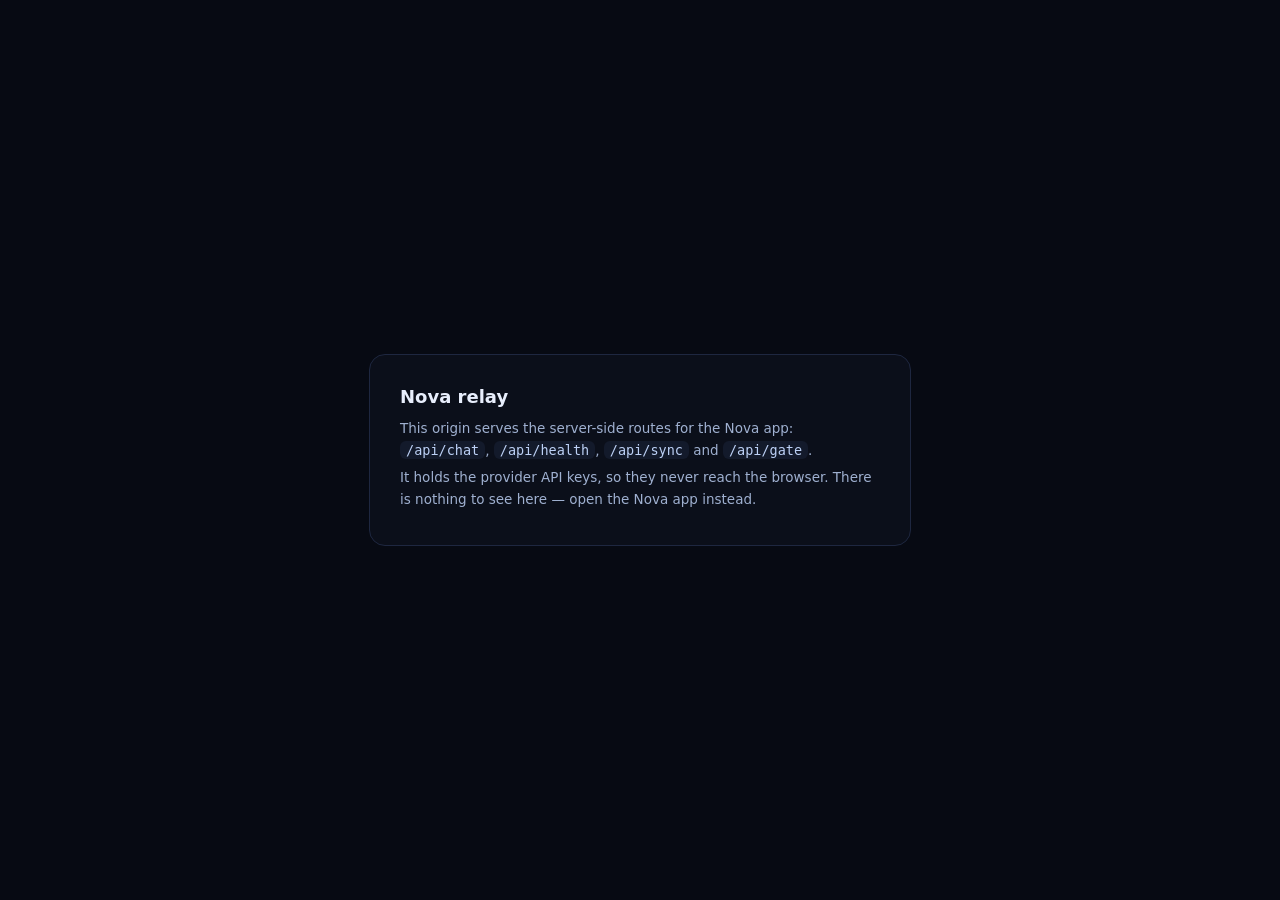
<file: relay/public/index.html>
<!DOCTYPE html>
<html lang="en">
<head>
  <meta charset="UTF-8" />
  <meta name="viewport" content="width=device-width, initial-scale=1.0" />
  <meta name="robots" content="noindex, nofollow" />
  <title>Nova relay</title>
  <style>
    body { margin: 0; min-height: 100vh; display: grid; place-items: center;
           background: #070a13; color: #e8eefc; font: 15px/1.6 Inter, system-ui, sans-serif; }
    .card { max-width: 30rem; padding: 28px 30px; border: 1px solid #1e2740; border-radius: 16px;
            background: #0b0f1a; }
    h1 { margin: 0 0 6px; font-size: 18px; }
    p { margin: 6px 0; color: #9fb0d0; font-size: 13.5px; }
    code { background: #131a2b; padding: 1px 6px; border-radius: 6px; color: #bcd0f5; }
  </style>
</head>
<body>
  <div class="card">
    <h1>Nova relay</h1>
    <p>This origin serves the server-side routes for the Nova app: <code>/api/chat</code>,
      <code>/api/health</code>, <code>/api/sync</code> and <code>/api/gate</code>.</p>
    <p>It holds the provider API keys, so they never reach the browser. There is nothing to
      see here — open the Nova app instead.</p>
  </div>
</body>
</html>
</file>
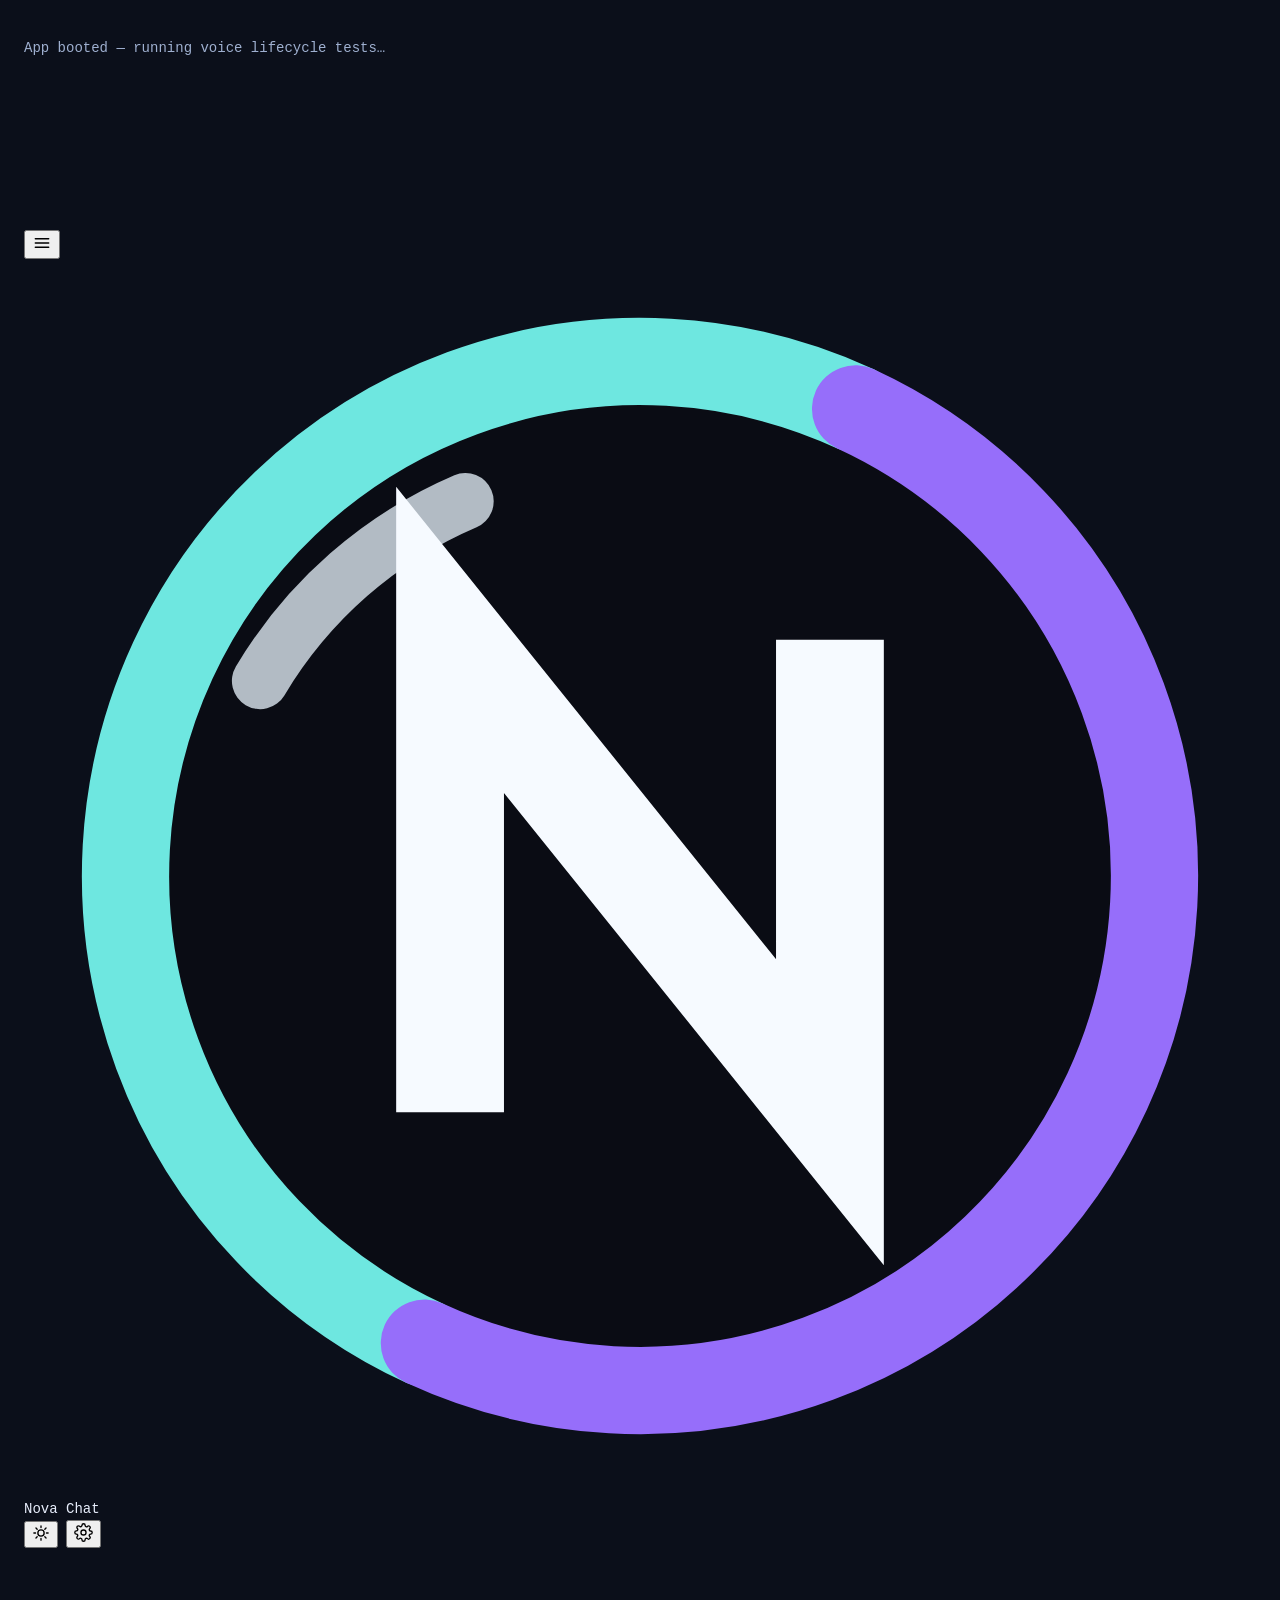
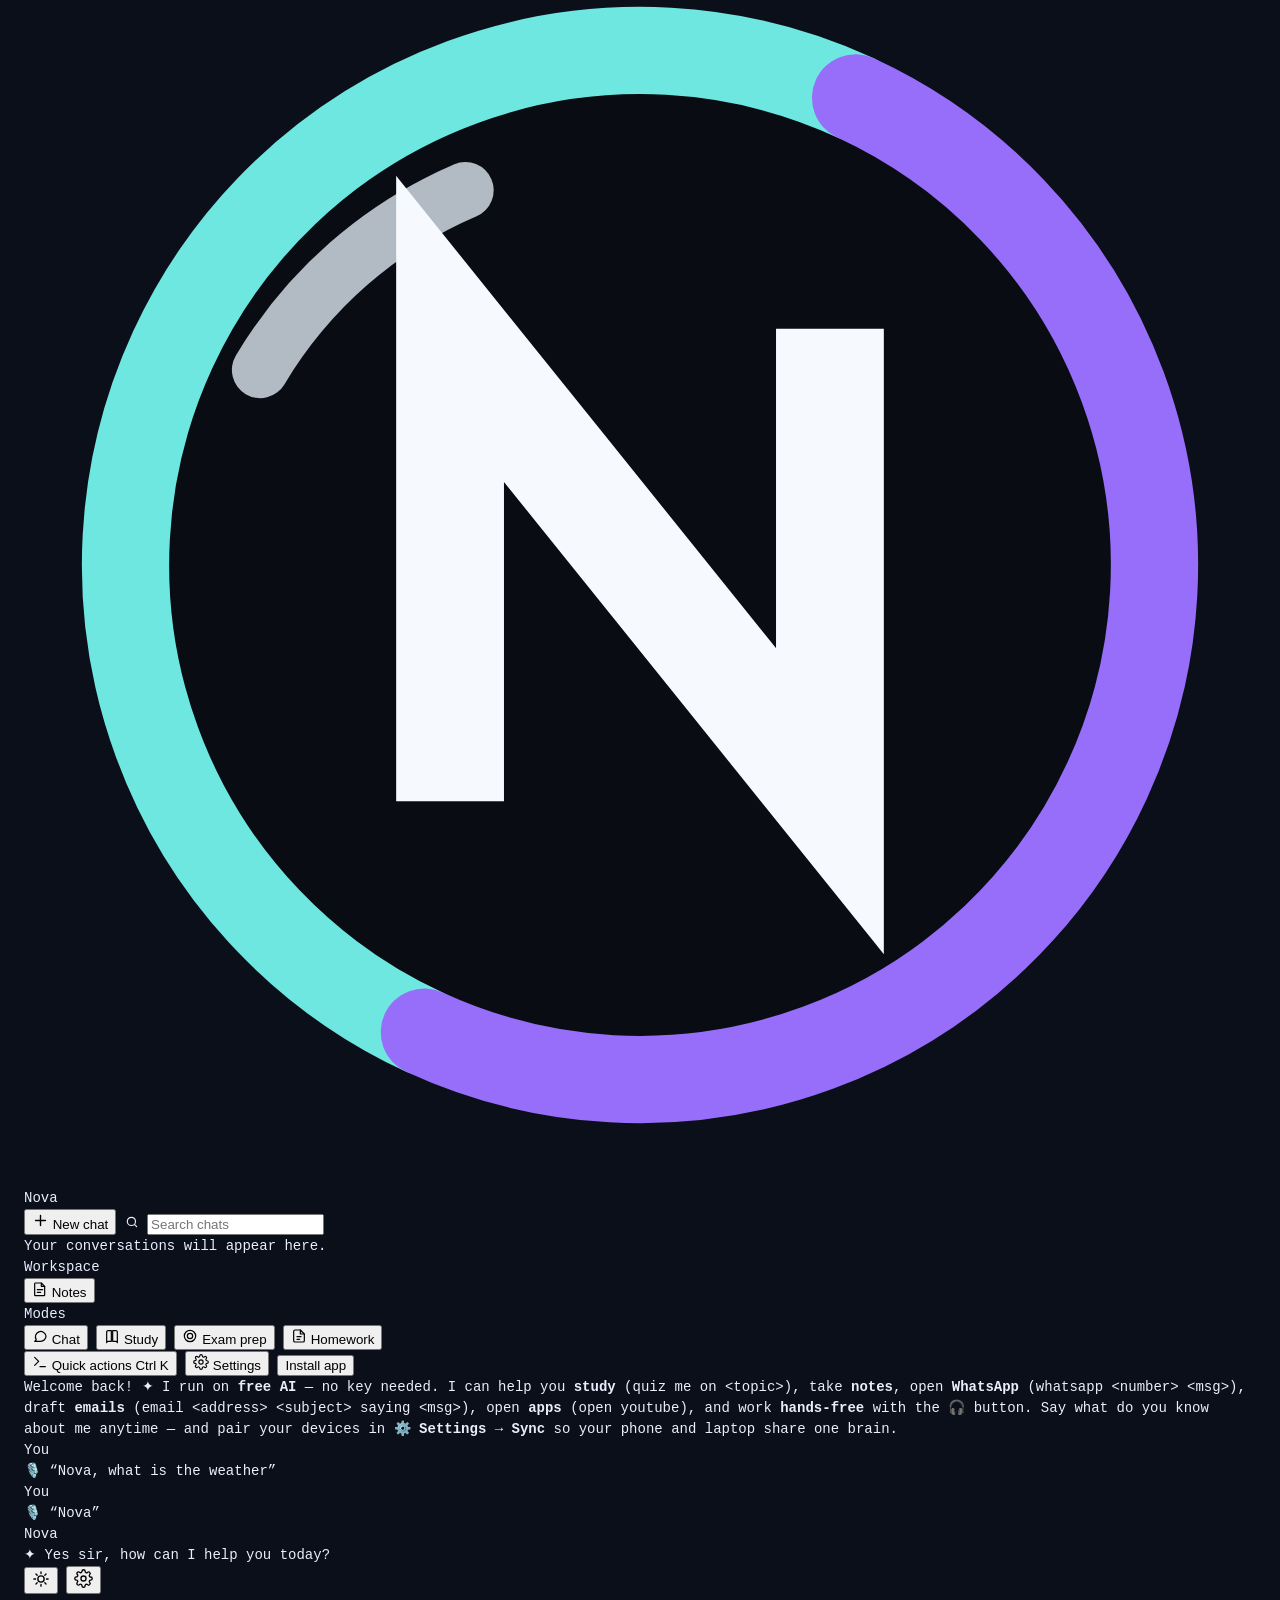
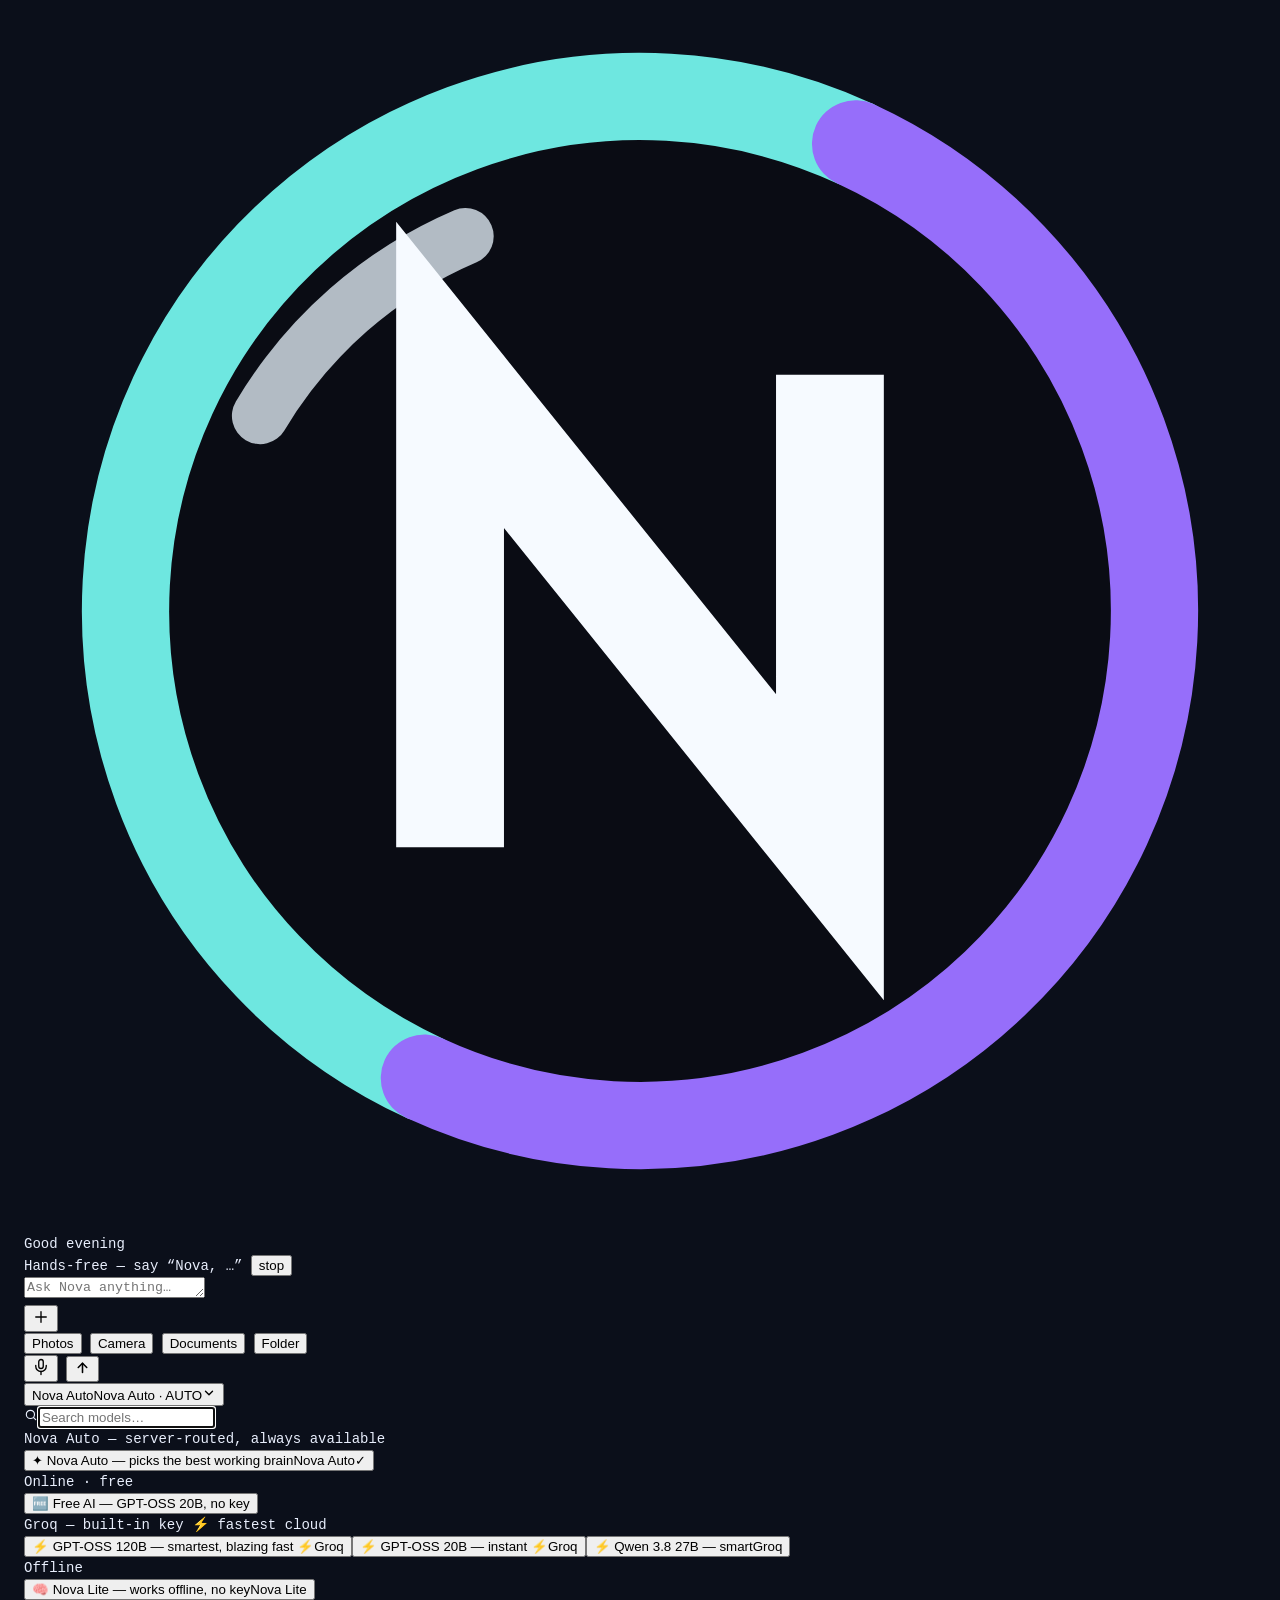
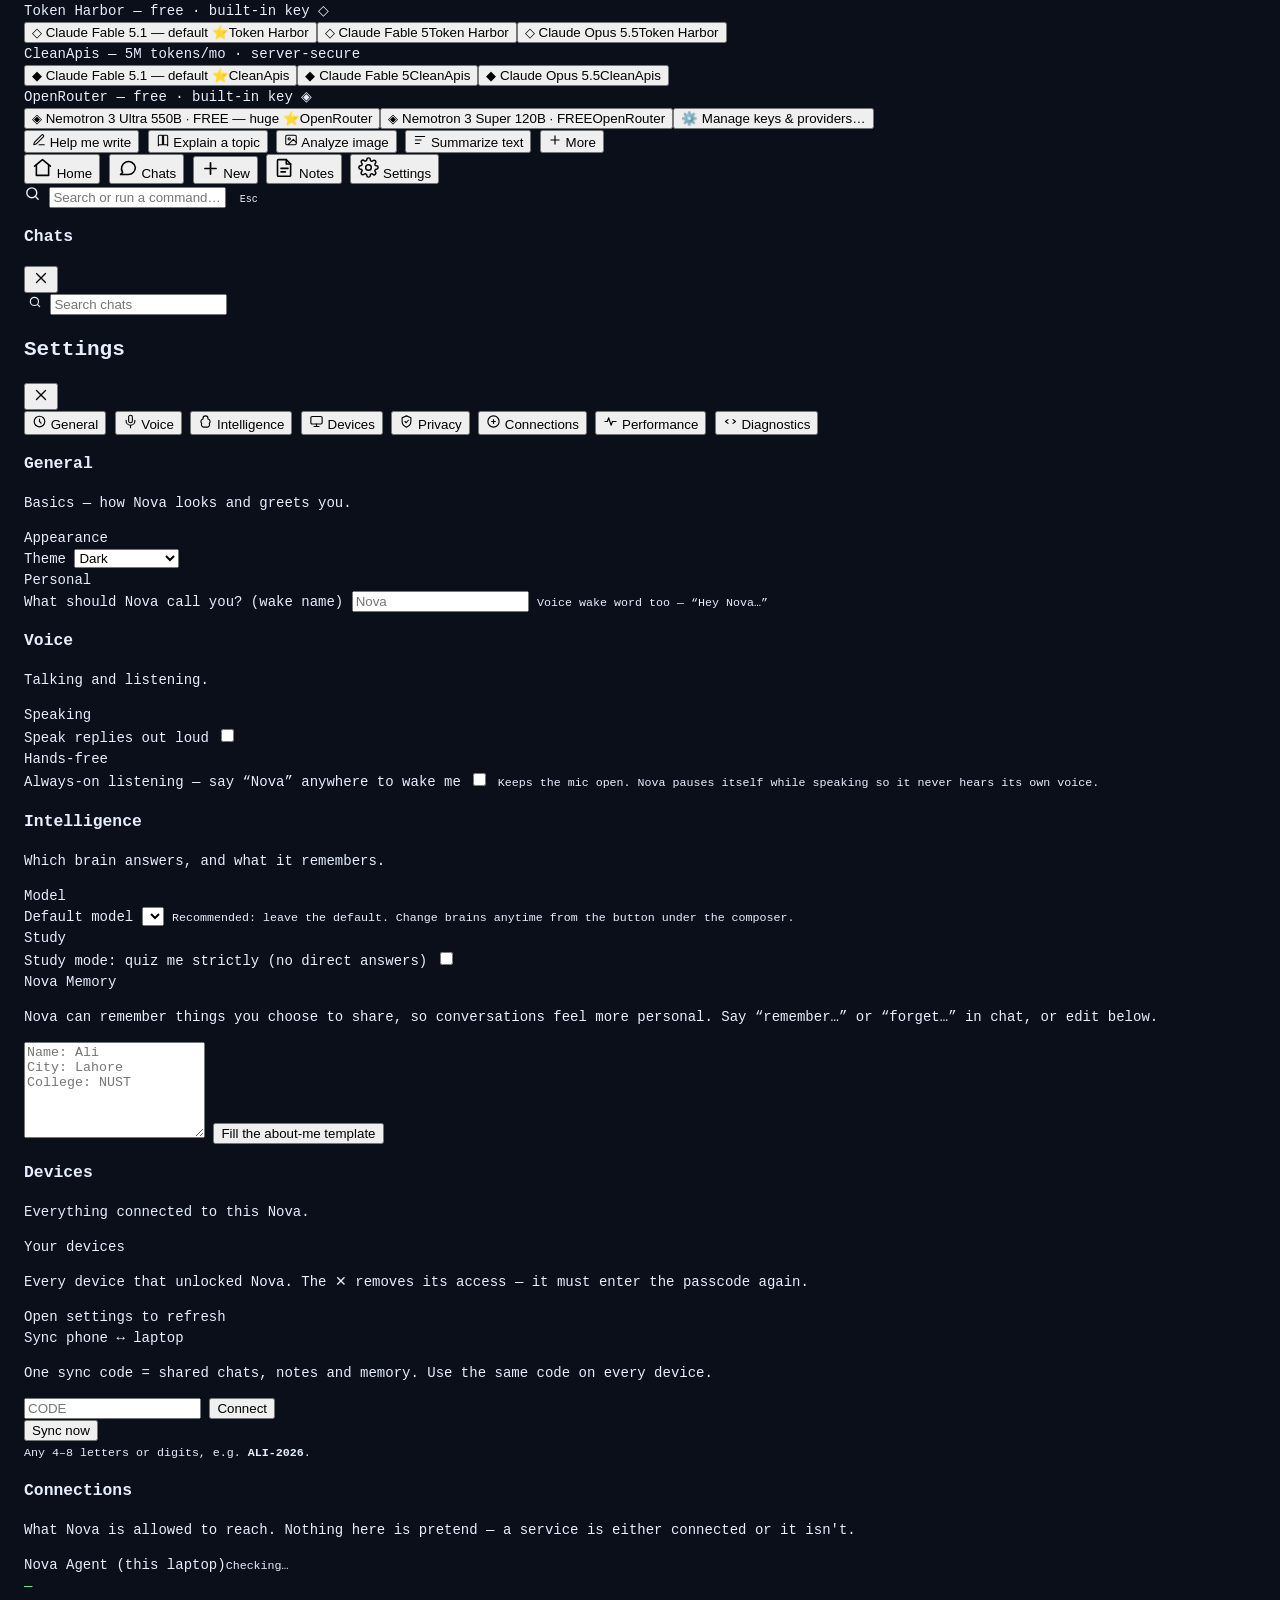
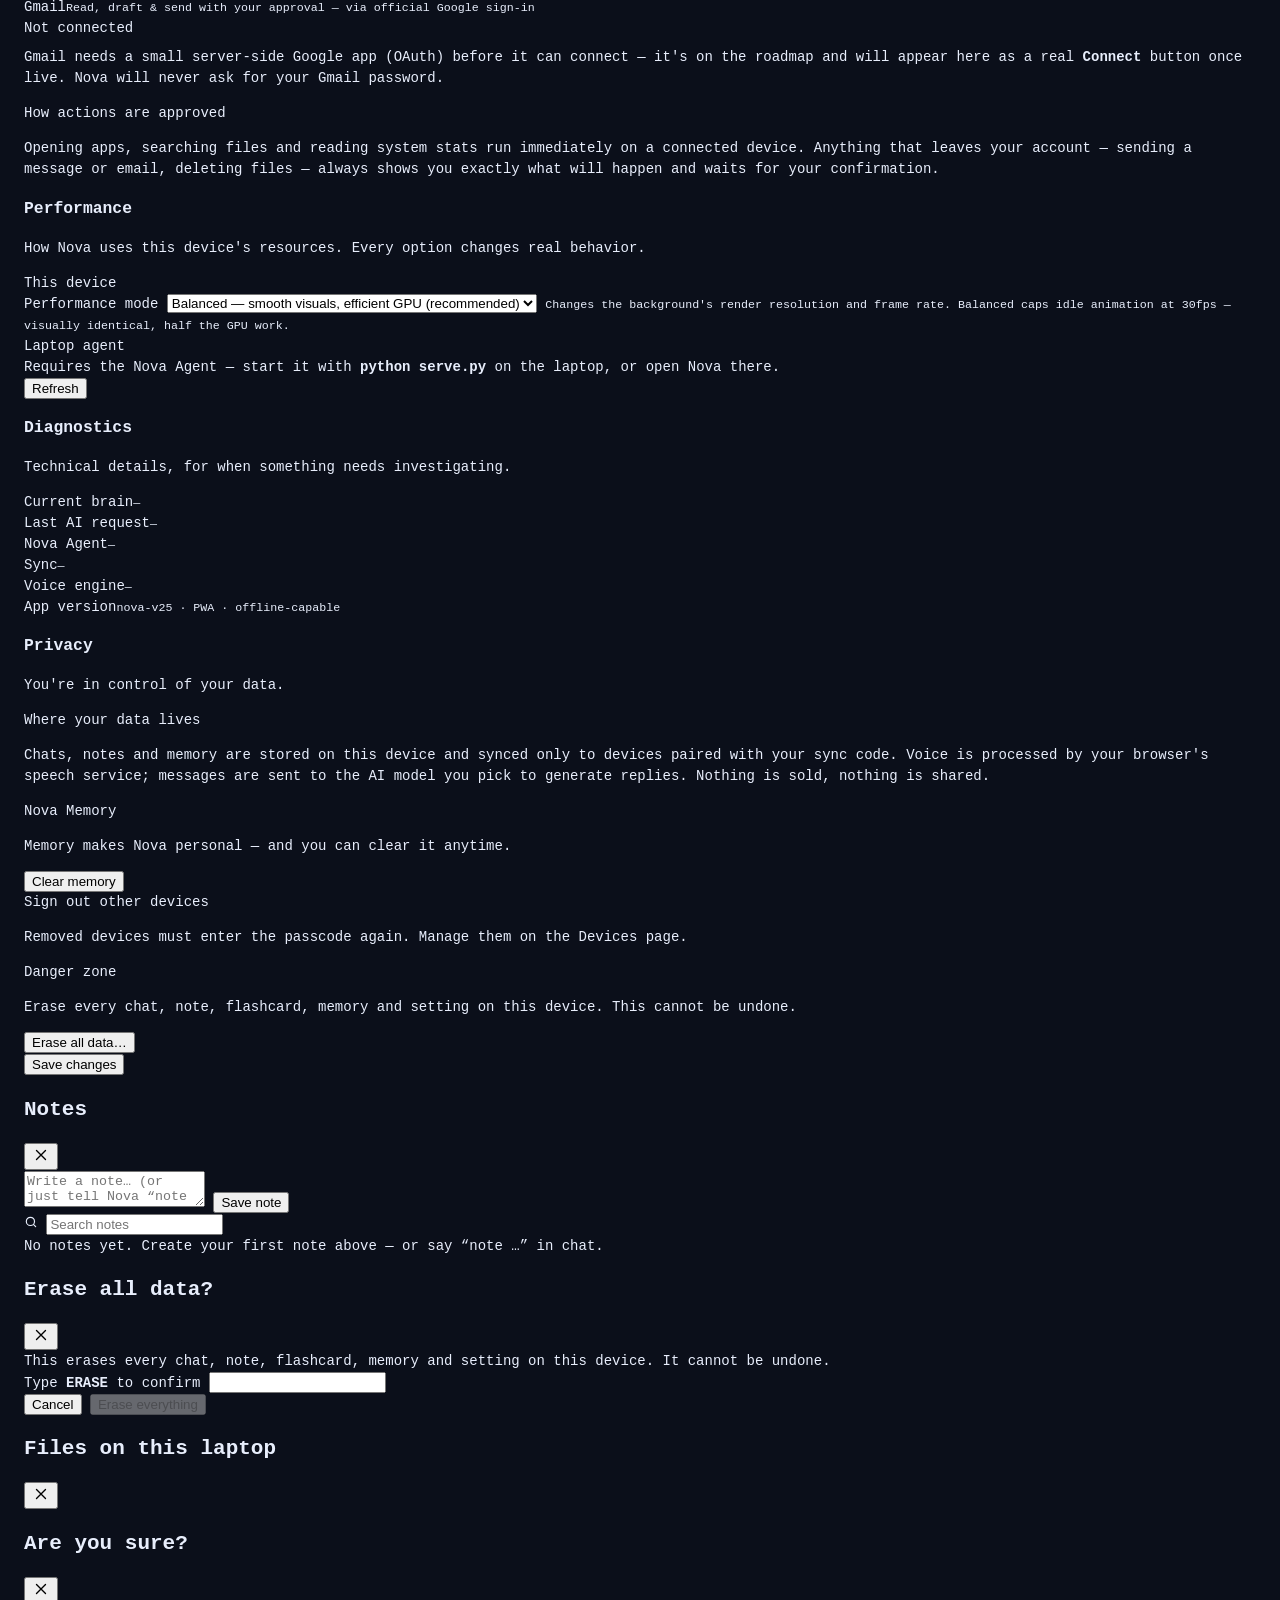
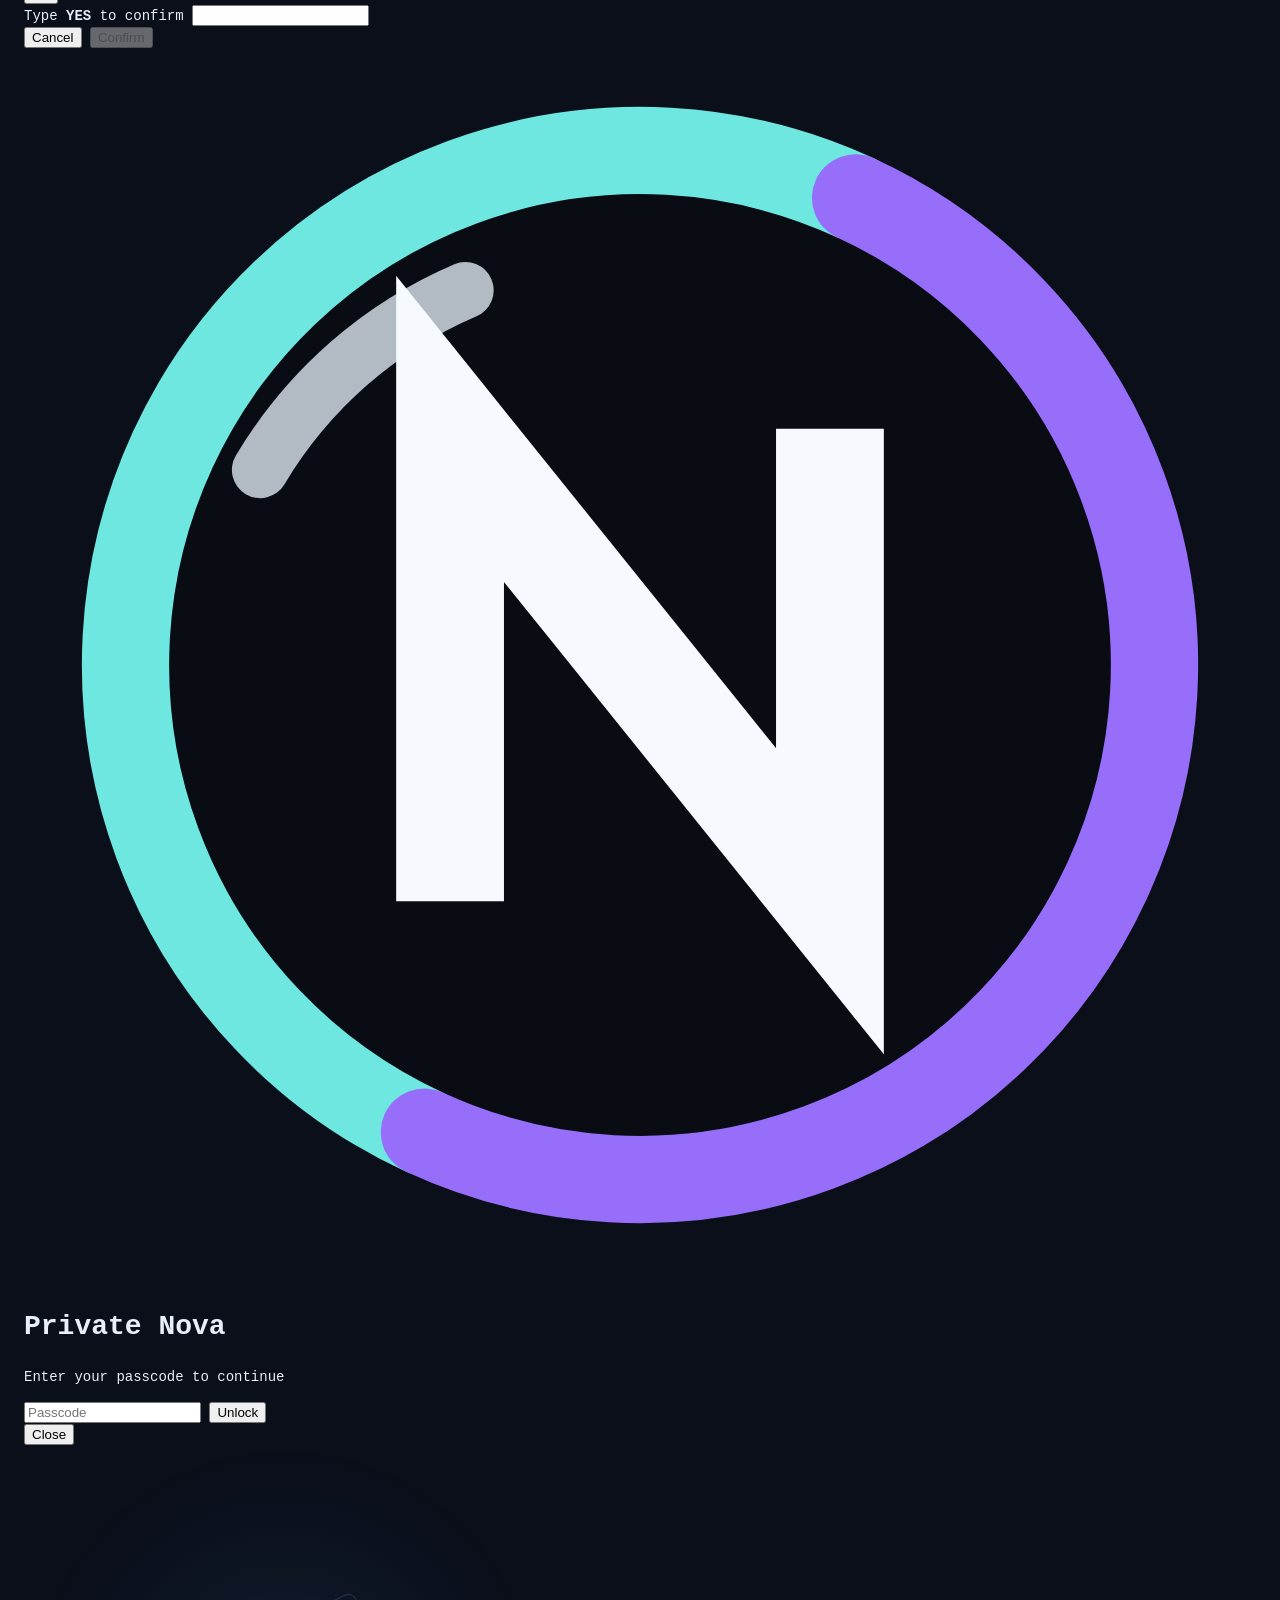
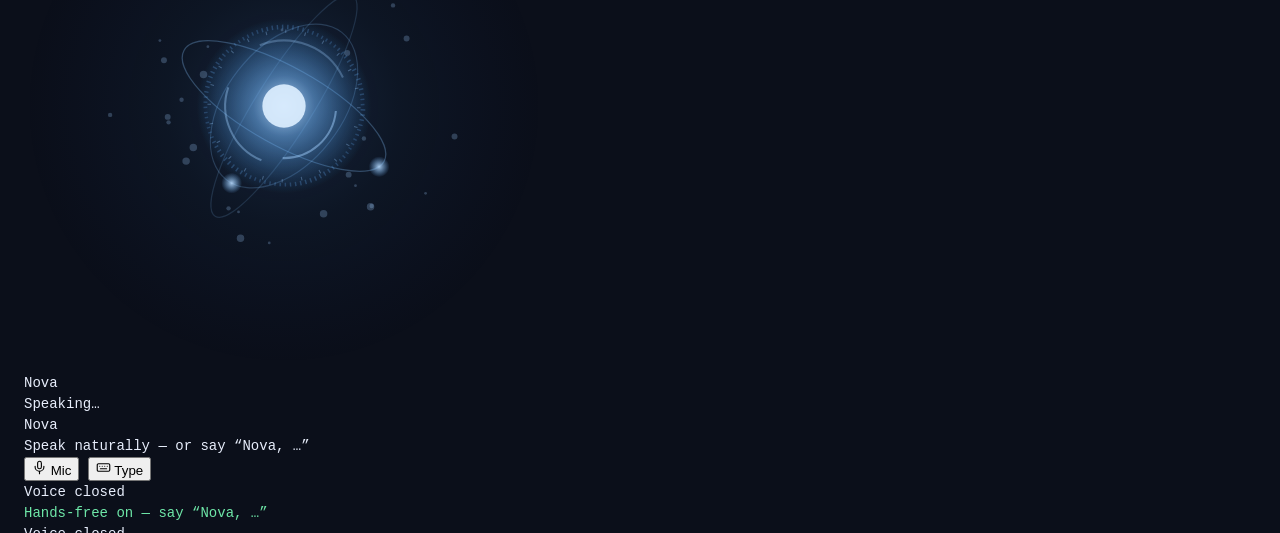
<file: tests/voice-lifecycle.html>
<!DOCTYPE html>
<html lang="en">
<head>
  <meta charset="UTF-8" />
  <meta name="viewport" content="width=device-width, initial-scale=1.0" />
  <title>Nova — voice lifecycle tests</title>
  <style>
    body { margin: 0; background: #0b0f1a; color: #e8eefc; font: 14px/1.5 ui-monospace, monospace; padding: 24px; }
    #voice-test-results h1 { font-size: 16px; margin: 0 0 8px; }
    #voice-test-results ol { padding-left: 20px; }
    #voice-test-results li { margin: 3px 0; }
    .ok { color: #6ee7a8; }
    .no { color: #ff9d9d; }
    .good { color: #6ee7a8; } .bad { color: #ff9d9d; font-weight: 700; }
    #boot { color: #9fb0d0; }
  </style>
</head>
<body>
  <p id="boot">Booting the real app against the test fakes…</p>
  <script src="voice-stubs.js"></script>
  <script>
    /* Load the real index.html DOM (its own <script> tags stripped) and then
       the real app.js, so the suite exercises production code paths. */
    (async function boot() {
      const boot = document.getElementById("boot");
      try {
        const html = await window.__realFetch("../index.html").then((r) => r.text());
        const doc = new DOMParser().parseFromString(html, "text/html");
        doc.querySelectorAll("script").forEach((s) => s.remove());

        const root = document.createElement("div");
        root.id = "nova-root";
        root.innerHTML = doc.body.innerHTML;
        document.body.appendChild(root);

        await new Promise((res, rej) => {
          const s = document.createElement("script");
          s.src = "voice-lifecycle.js";   // same directory as this page
          s.onload = res;
          s.onerror = rej;
          document.head.appendChild(s);
        });

        // ?app=../site-dist/old-app.js lets the same suite run against a
        // previous build to prove the tests actually catch the regressions.
        const appSrc = new URLSearchParams(location.search).get("app") || "../app.js";
        await new Promise((res, rej) => {
          const s = document.createElement("script");
          s.src = appSrc;
          s.onload = res;
          s.onerror = rej;
          document.head.appendChild(s);
        });

        // Wait for init() (privateGate → init on loopback), not just file load.
        for (let i = 0; i < 60 && !document.getElementById("brand-mark").innerHTML; i++) await new Promise((r) => setTimeout(r, 50));
        await new Promise((r) => setTimeout(r, 150));

        boot.textContent = "App booted — running voice lifecycle tests…";
        const summary = await window.__runVoiceLifecycleTests();
        boot.textContent = `Done: ${summary.passed}/${summary.total} passed` + (summary.failed.length ? ` — FAILED: ${summary.failed.join(" | ")}` : "");
        window.__voiceTestDone = true;
      } catch (err) {
        boot.textContent = "HARNESS ERROR: " + ((err && err.stack) || err);
        window.__voiceTestDone = true;
        window.__voiceTestSummary = { total: 0, passed: 0, failed: ["harness error: " + ((err && err.message) || err)] };
      }
    })();
  </script>
</body>
</html>
</file>
